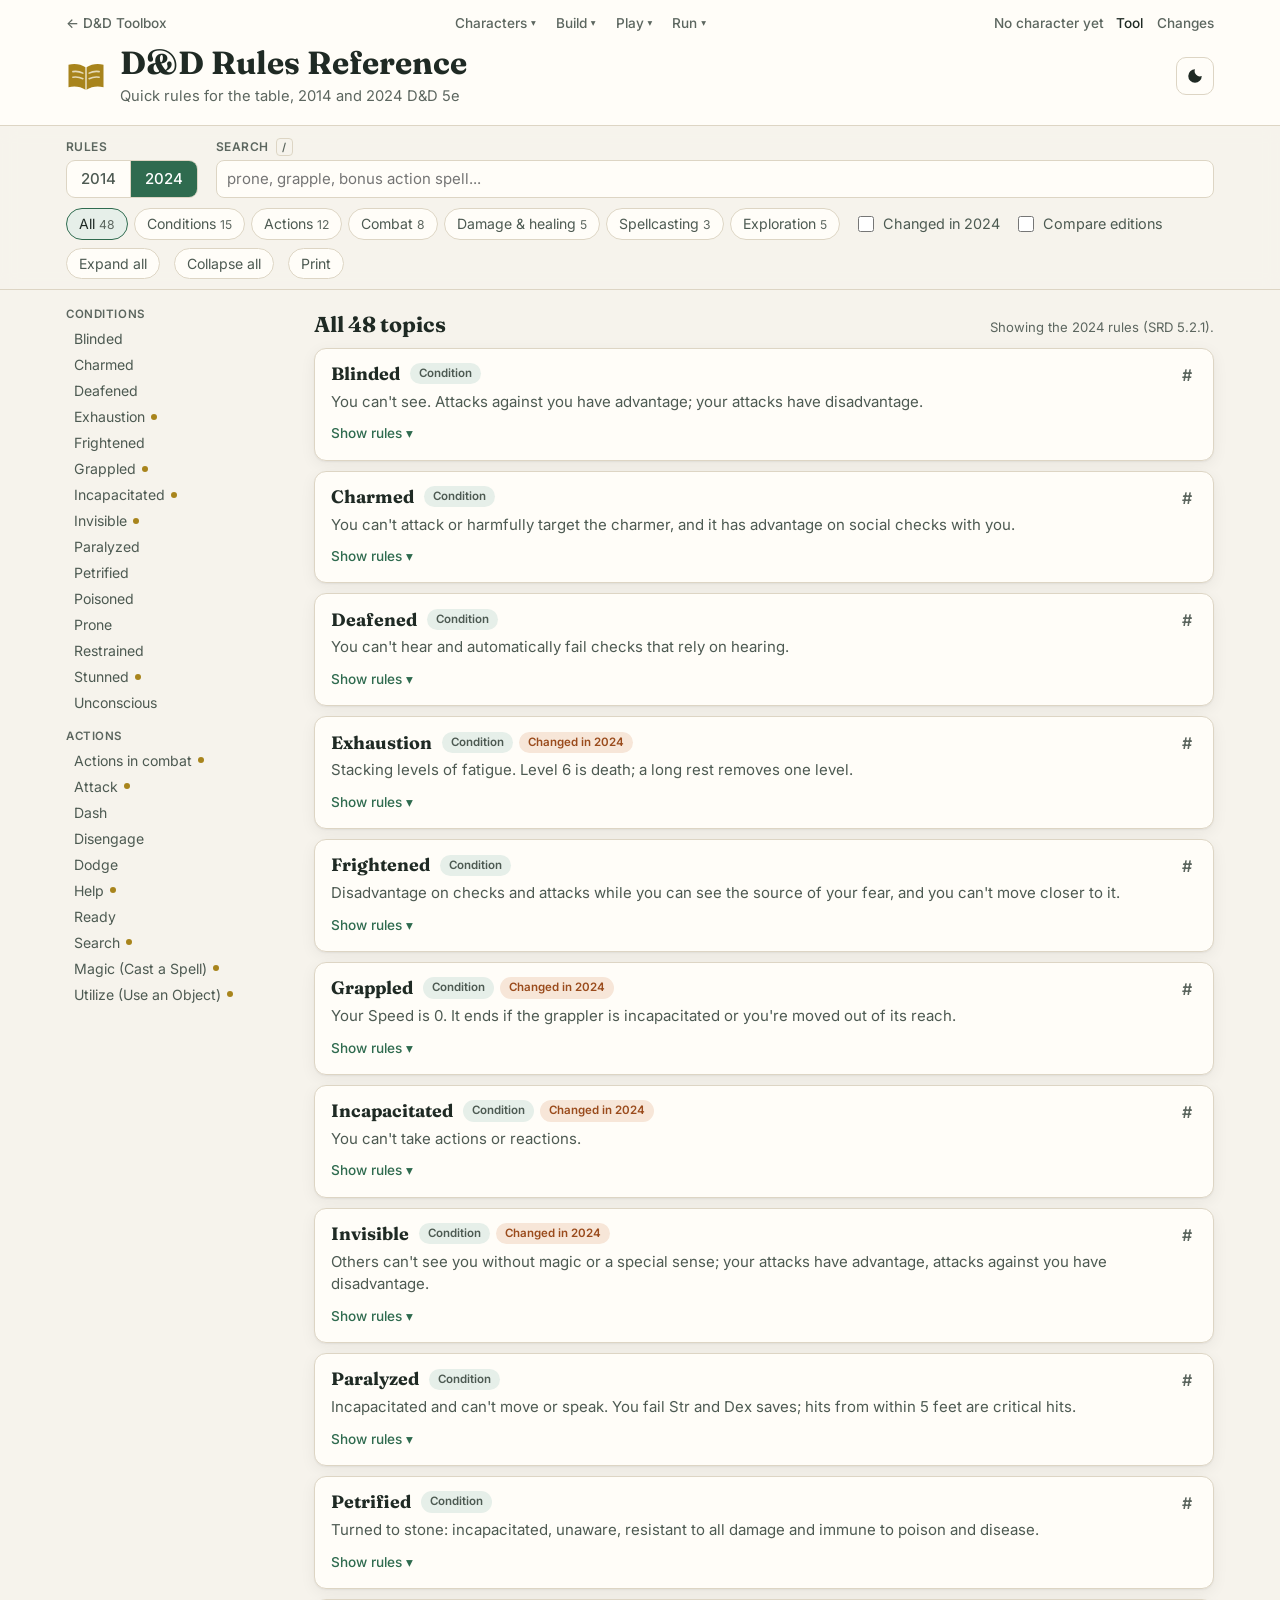
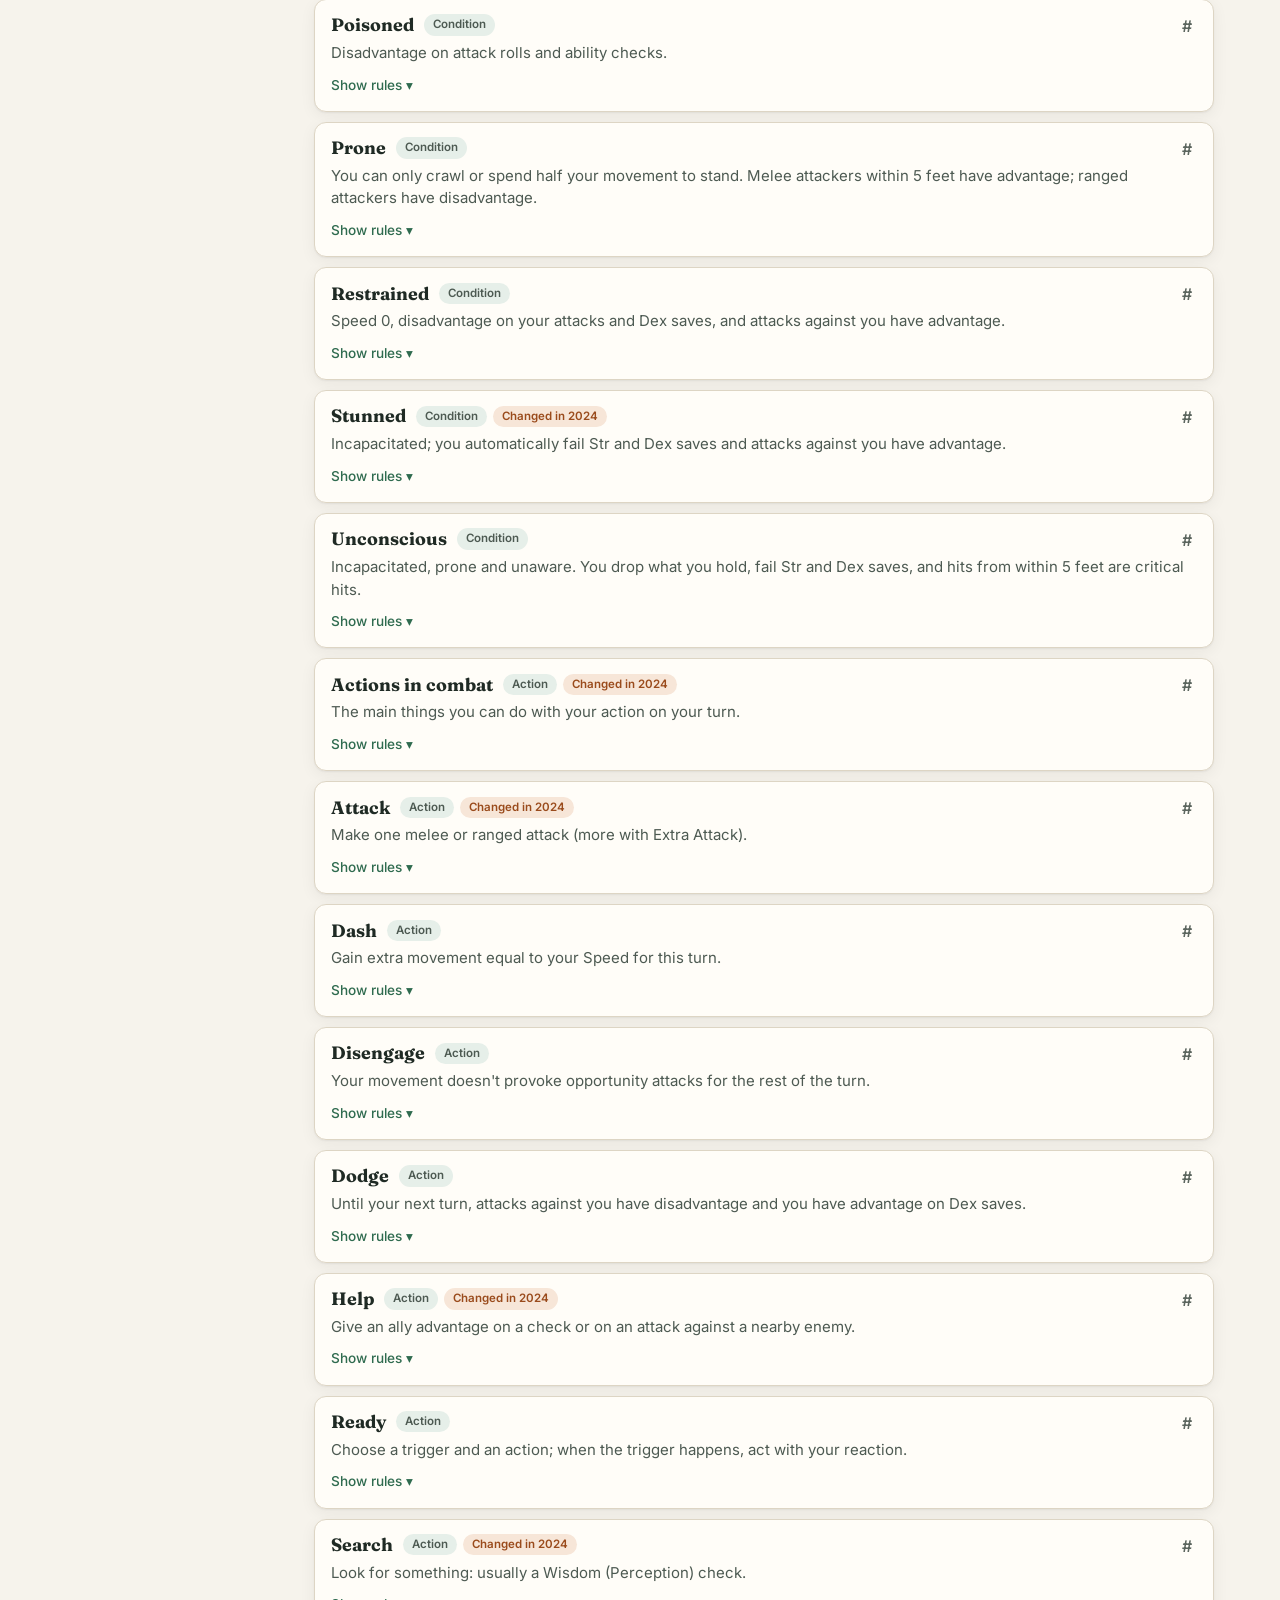
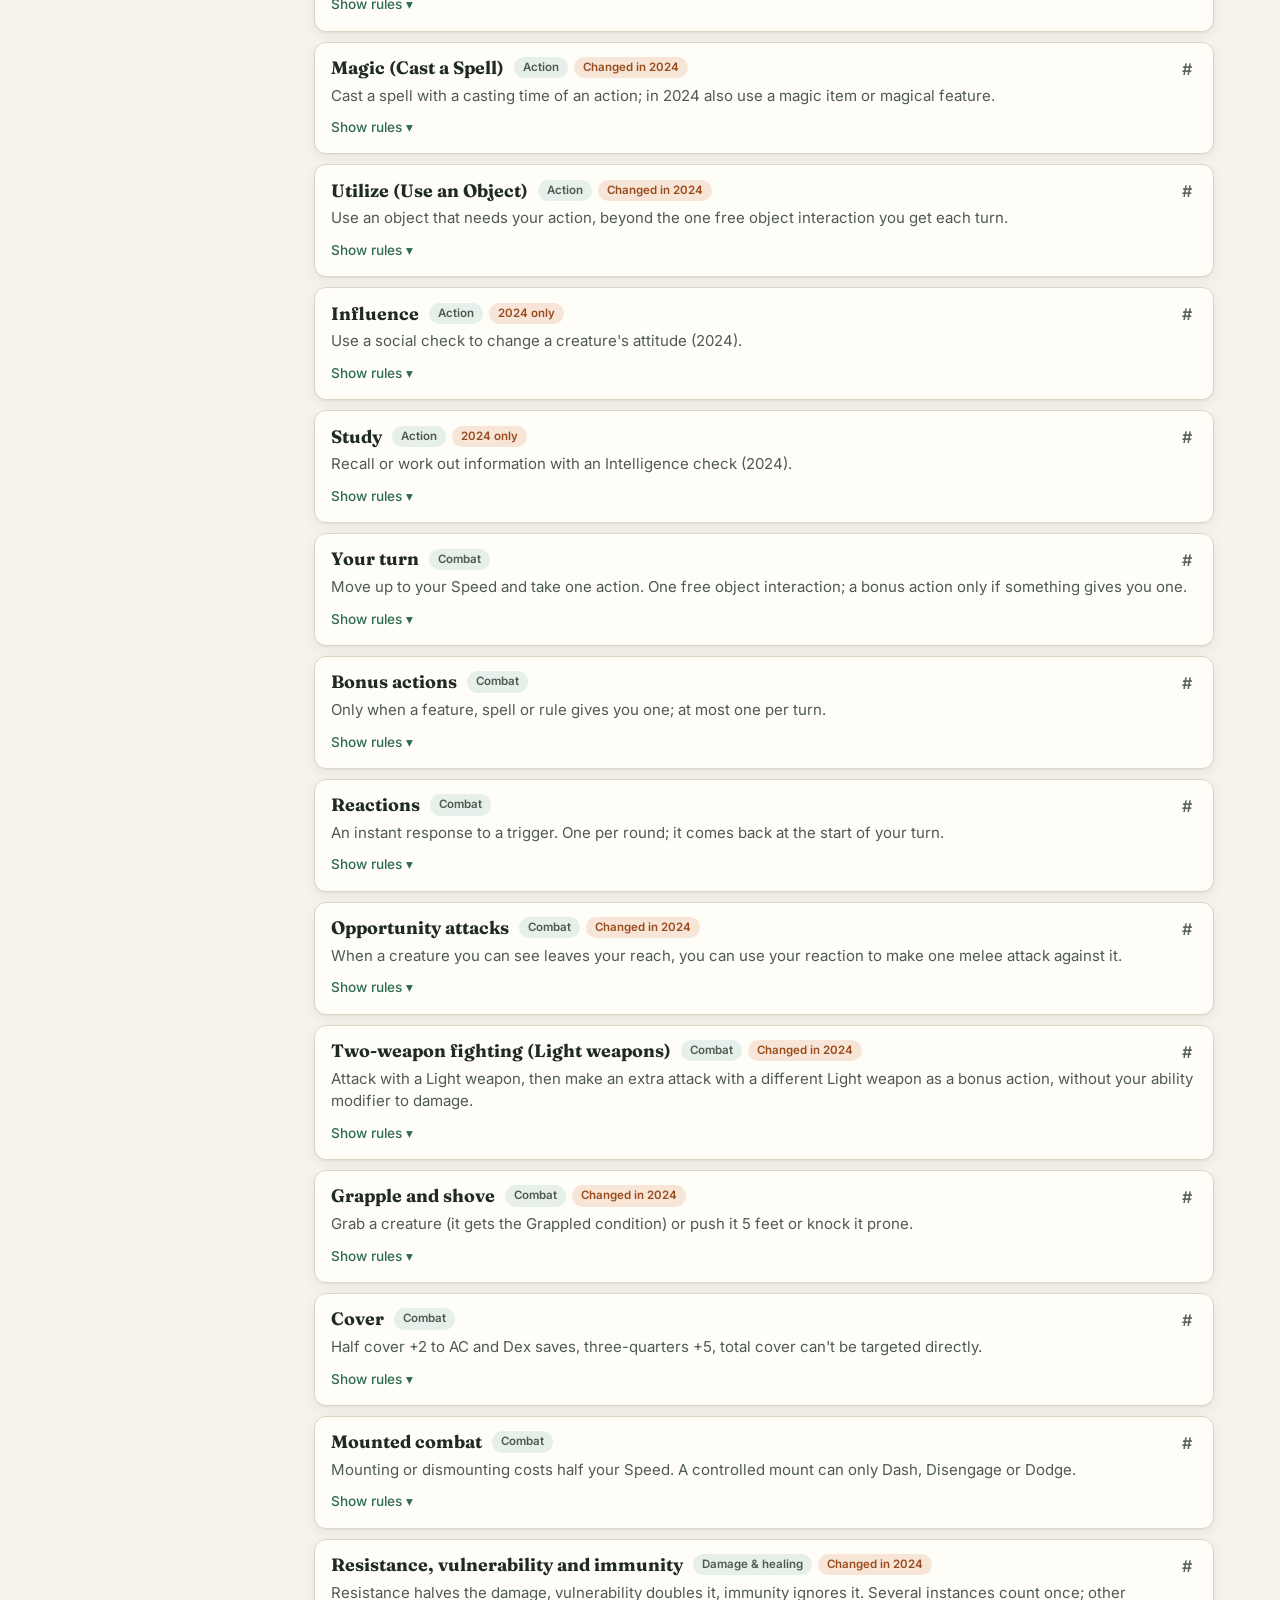
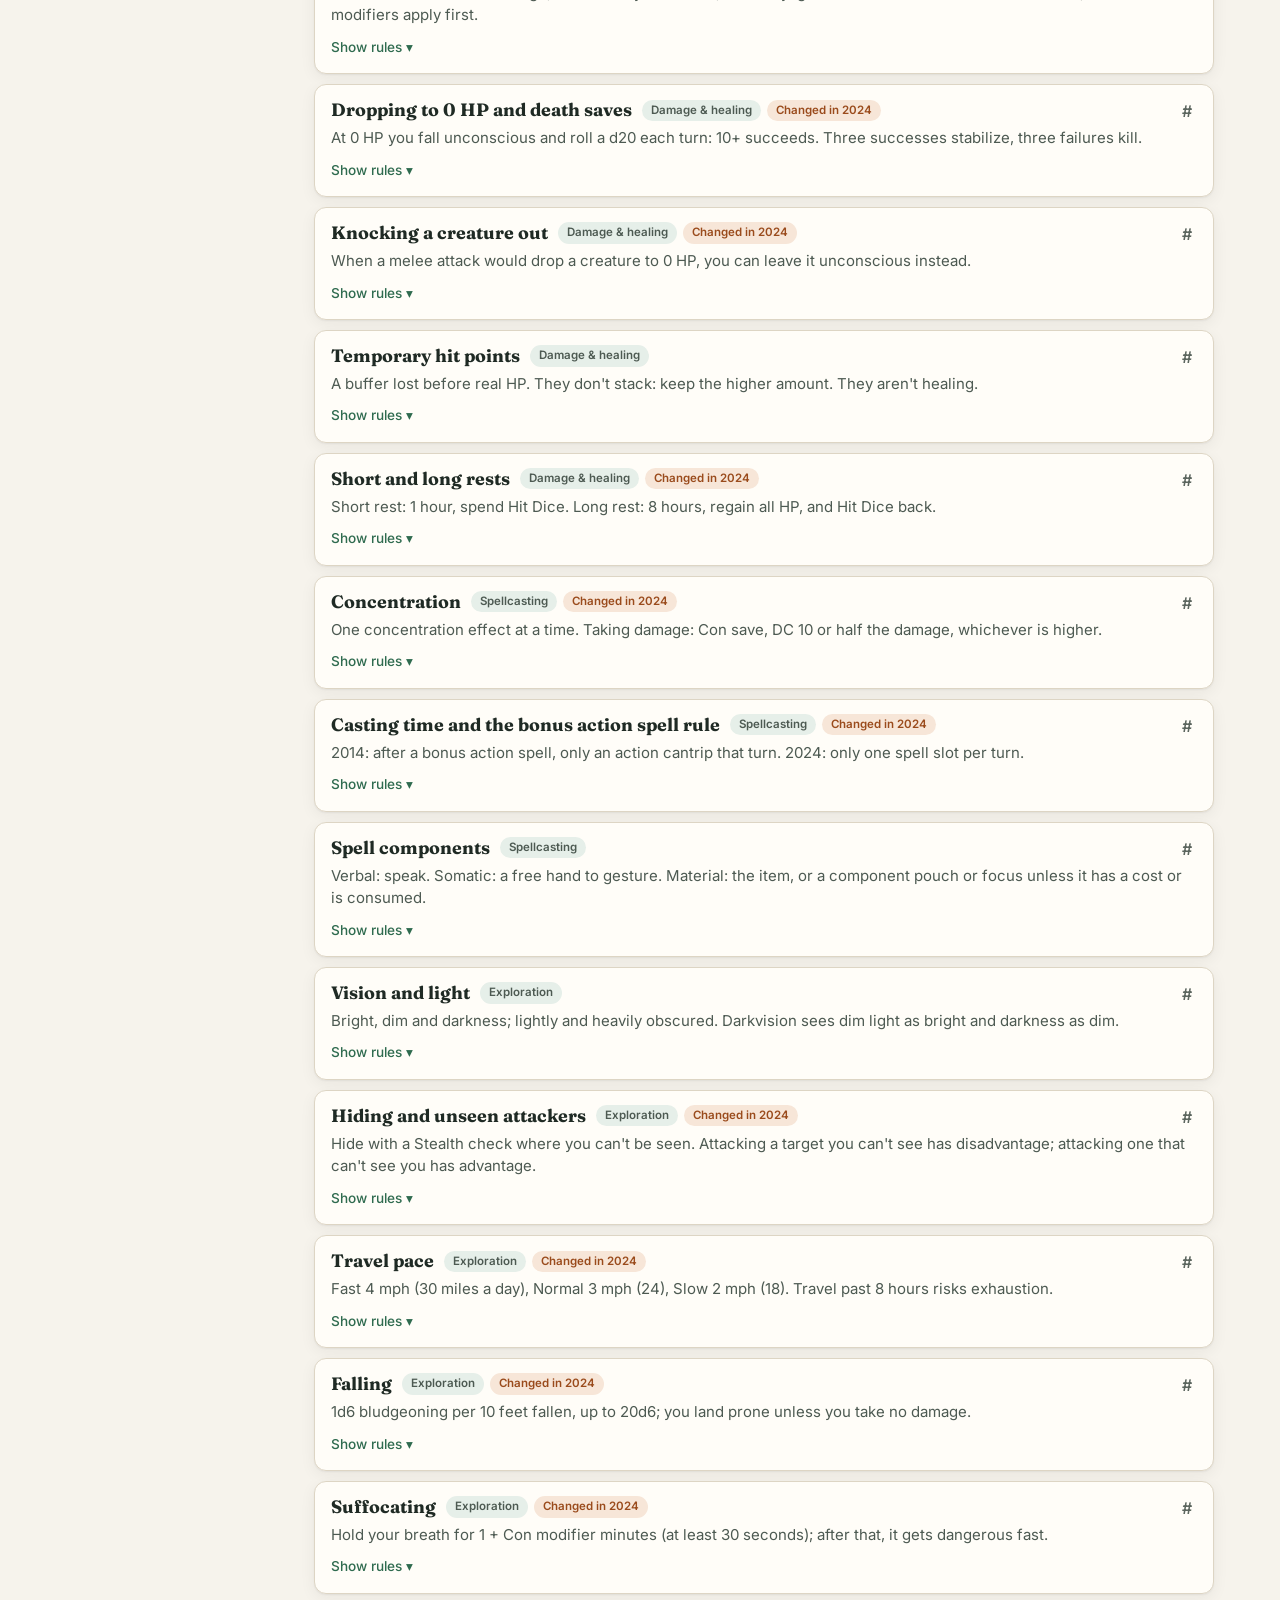
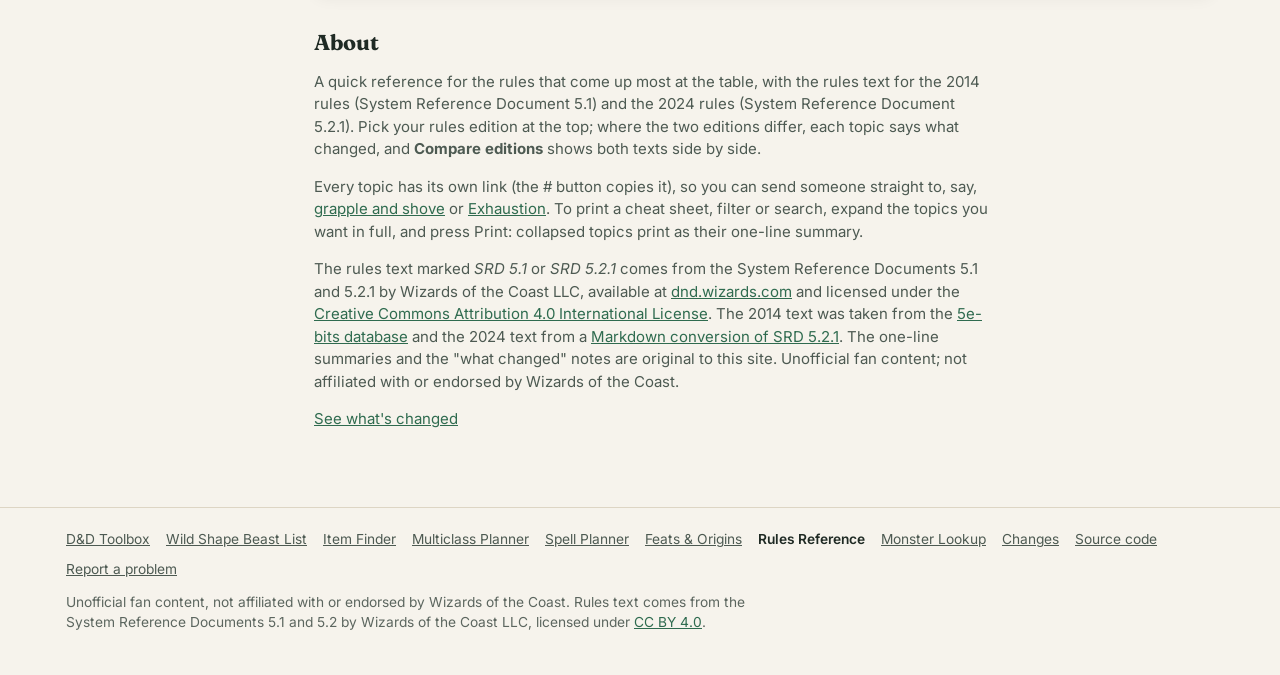
<file: site/index.html>
<!doctype html>
<html lang="en">
<head>
<meta charset="utf-8">
<meta name="viewport" content="width=device-width, initial-scale=1">
<title>D&amp;D Rules Reference</title>
<meta name="description" content="A fast, searchable D&amp;D 5e rules quick reference for the table: conditions, actions, grapple, cover, damage, death saves, resting, concentration and more, for 2014 and 2024 rules, with what changed between them.">
<meta name="theme-color" content="#f6f3ec" media="(prefers-color-scheme: light)">
<meta name="theme-color" content="#12171a" media="(prefers-color-scheme: dark)">
<link rel="canonical" href="https://wernercd.github.io/dnd-rules/">
<meta property="og:type" content="website">
<meta property="og:site_name" content="D&amp;D Toolbox">
<meta property="og:title" content="D&amp;D Rules Reference">
<meta property="og:description" content="A fast, searchable D&amp;D 5e rules quick reference for the table: conditions, actions, grapple, cover, damage, death saves, resting, concentration and more, for 2014 and 2024 rules, with what changed between them.">
<meta property="og:url" content="https://wernercd.github.io/dnd-rules/">
<meta property="og:image" content="https://wernercd.github.io/dnd-rules/og.png">
<meta property="og:image:width" content="1200">
<meta property="og:image:height" content="630">
<meta name="twitter:card" content="summary_large_image">
<link rel="manifest" href="manifest.webmanifest">
<link rel="icon" href="icons/favicon-32.png" sizes="32x32" type="image/png">
<link rel="apple-touch-icon" href="icons/apple-touch-icon.png">
<link rel="preconnect" href="https://fonts.googleapis.com">
<link rel="preconnect" href="https://fonts.gstatic.com" crossorigin>
<link href="https://fonts.googleapis.com/css2?family=Fraunces:opsz,wght@9..144,500;9..144,700&family=Inter:wght@400;500;600&display=swap" rel="stylesheet">
<script>try{var t=localStorage.getItem('dnd.theme');if(t==='dark'||t==='light')document.documentElement.dataset.theme=t;}catch(e){}</script>
<link rel="stylesheet" href="styles.css?v=dev">
</head>
<body>
<header class="site-header">
  <div class="wrap hub-bar">
    <a href="https://wernercd.github.io/dnd/">&larr; D&amp;D Toolbox</a>
    <span class="char-pick" id="charPick"></span>
    <nav class="hub-nav" aria-label="Site">
      <a href="./" aria-current="page">Tool</a>
      <a href="changes.html">Changes</a>
    </nav>
  </div>
  <div class="wrap header-inner">
    <div class="brand">
      <svg class="logo" viewBox="0 0 32 32" aria-hidden="true"><path d="M2 7c4.7-1.3 9.4-.7 14 2.2C20.6 6.3 25.3 5.7 30 7v18c-4.7-1.3-9.4-.7-14 2.2C11.4 24.3 6.7 23.7 2 25z"/><path d="M16 9.2v18M5.5 12.5c2.8-.4 5.6 0 8 1.2M5.5 17c2.8-.4 5.6 0 8 1.2M26.5 12.5c-2.8-.4-5.6 0-8 1.2M26.5 17c-2.8-.4-5.6 0-8 1.2" fill="none" stroke="var(--surface)" stroke-width="1.3" stroke-linecap="round" opacity=".7"/></svg>
      <div>
        <h1>D&amp;D Rules Reference</h1>
        <p class="tagline">Quick rules for the table, 2014 and 2024 D&amp;D 5e</p>
      </div>
    </div>
    <button id="themeBtn" class="icon-btn" type="button" aria-label="Toggle dark mode" title="Toggle dark mode">
      <svg viewBox="0 0 24 24" aria-hidden="true"><path d="M12 3a9 9 0 1 0 9 9 7 7 0 0 1-9-9z"/></svg>
    </button>
  </div>
</header>

<section class="controls" aria-label="Rules filters">
  <div class="wrap controls-grid">
    <div class="ctl">
      <span class="ctl-label">Rules</span>
      <div class="seg" role="radiogroup" aria-label="Rules edition">
        <button type="button" role="radio" data-ed="2014">2014</button>
        <button type="button" role="radio" data-ed="2024">2024</button>
      </div>
    </div>
    <div class="ctl ctl-search">
      <label class="ctl-label" for="q">Search <span class="kbd" aria-hidden="true">/</span></label>
      <input type="search" id="q" placeholder="prone, grapple, bonus action spell..." autocomplete="off">
    </div>
  </div>
  <div class="wrap filters">
    <div class="chips" id="cats" role="group" aria-label="Category"></div>
    <label class="tog" title="Only topics where the 2014 and 2024 rules differ"><input type="checkbox" id="onlyChg"> Changed in 2024</label>
    <label class="tog" title="Show the 2014 and 2024 text side by side"><input type="checkbox" id="compare"> Compare editions</label>
    <button type="button" class="chip" id="expandAll">Expand all</button>
    <button type="button" class="chip" id="collapseAll">Collapse all</button>
    <button type="button" class="chip" id="printBtn" title="Print the topics shown; expanded ones print with their full text">Print</button>
  </div>
</section>

<main class="wrap layout">
  <nav class="toc" id="toc" aria-label="Topics"></nav>
  <section class="results" aria-labelledby="count">
    <div class="results-head">
      <h2 id="count">Rules</h2>
      <p class="small muted" id="edNote"></p>
    </div>
    <div id="list" class="topics" data-reveal></div>
    <p id="empty" class="empty" hidden>Nothing matches. Try fewer words, or pick All.</p>

    <section class="about" id="about" data-reveal>
      <h2>About</h2>
      <p>A quick reference for the rules that come up most at the table, with the rules text for the 2014 rules (System Reference Document 5.1) and the 2024 rules (System Reference Document 5.2.1). Pick your rules edition at the top; where the two editions differ, each topic says what changed, and <b>Compare editions</b> shows both texts side by side.</p>
      <p>Every topic has its own link (the <span aria-hidden="true">#</span> button copies it), so you can send someone straight to, say, <a href="#grapple-shove">grapple and shove</a> or <a href="#exhaustion">Exhaustion</a>. To print a cheat sheet, filter or search, expand the topics you want in full, and press Print: collapsed topics print as their one-line summary.</p>
      <p>The rules text marked <em>SRD 5.1</em> or <em>SRD 5.2.1</em> comes from the System Reference Documents 5.1 and 5.2.1 by Wizards of the Coast LLC, available at <a href="https://dnd.wizards.com/resources/systems-reference-document" rel="noopener">dnd.wizards.com</a> and licensed under the <a href="https://creativecommons.org/licenses/by/4.0/legalcode" rel="noopener">Creative Commons Attribution 4.0 International License</a>. The 2014 text was taken from the <a href="https://github.com/5e-bits/5e-database" rel="noopener">5e-bits database</a> and the 2024 text from a <a href="https://github.com/downfallx/dnd-5e-srd-markdown" rel="noopener">Markdown conversion of SRD 5.2.1</a>. The one-line summaries and the "what changed" notes are original to this site. Unofficial fan content; not affiliated with or endorsed by Wizards of the Coast.</p>
      <p><a href="changes.html">See what's changed</a></p>
    </section>
  </section>
</main>

<footer class="site-footer">
  <div class="wrap">
    <ul class="foot-links">
      <li><a href="https://wernercd.github.io/dnd/">D&amp;D Toolbox</a></li>
      <li><a href="https://wernercd.github.io/dnd-druid-wildshapes/">Wild Shape Beast List</a></li>
      <li><a href="https://wernercd.github.io/dnd-items/">Item Finder</a></li>
      <li><a href="https://wernercd.github.io/dnd-multiclass-planner/">Multiclass Planner</a></li>
      <li><a href="https://wernercd.github.io/dnd-magic/">Spell Planner</a></li>
      <li><a href="https://wernercd.github.io/dnd-feats/">Feats &amp; Origins</a></li>
      <li><a href="https://wernercd.github.io/dnd-rules/" aria-current="page">Rules Reference</a></li>
      <li><a href="https://wernercd.github.io/dnd-monsters/">Monster Lookup</a></li>
      <li><a href="changes.html">Changes</a></li>
      <li><a href="https://github.com/WernerCD/dnd-rules" rel="noopener">Source code</a></li>
      <li><a href="https://github.com/WernerCD/dnd-rules/issues" rel="noopener">Report a problem</a></li>
    </ul>
    <p>Unofficial fan content, not affiliated with or endorsed by Wizards of the Coast. Rules text comes from the System Reference Documents 5.1 and 5.2 by Wizards of the Coast LLC, licensed under <a href="https://creativecommons.org/licenses/by/4.0/legalcode" rel="noopener">CC BY 4.0</a>.</p>
  </div>
</footer>

<script src="character.js?v=dev"></script>
<script src="rules.js?v=dev"></script>
<script src="app.js?v=dev"></script>
<script src="theme.js?v=dev"></script>
<script src="nav.js?v=dev"></script>
<script src="version.js?v=dev"></script>
<script src="offline.js?v=dev"></script>
<script src="dice.js?v=dev"></script>
<script src="links.js?v=dev"></script>
<script src="motion.js?v=dev" defer></script><script src="ui.js?v=dev" defer></script>
</body>
</html>
</file>
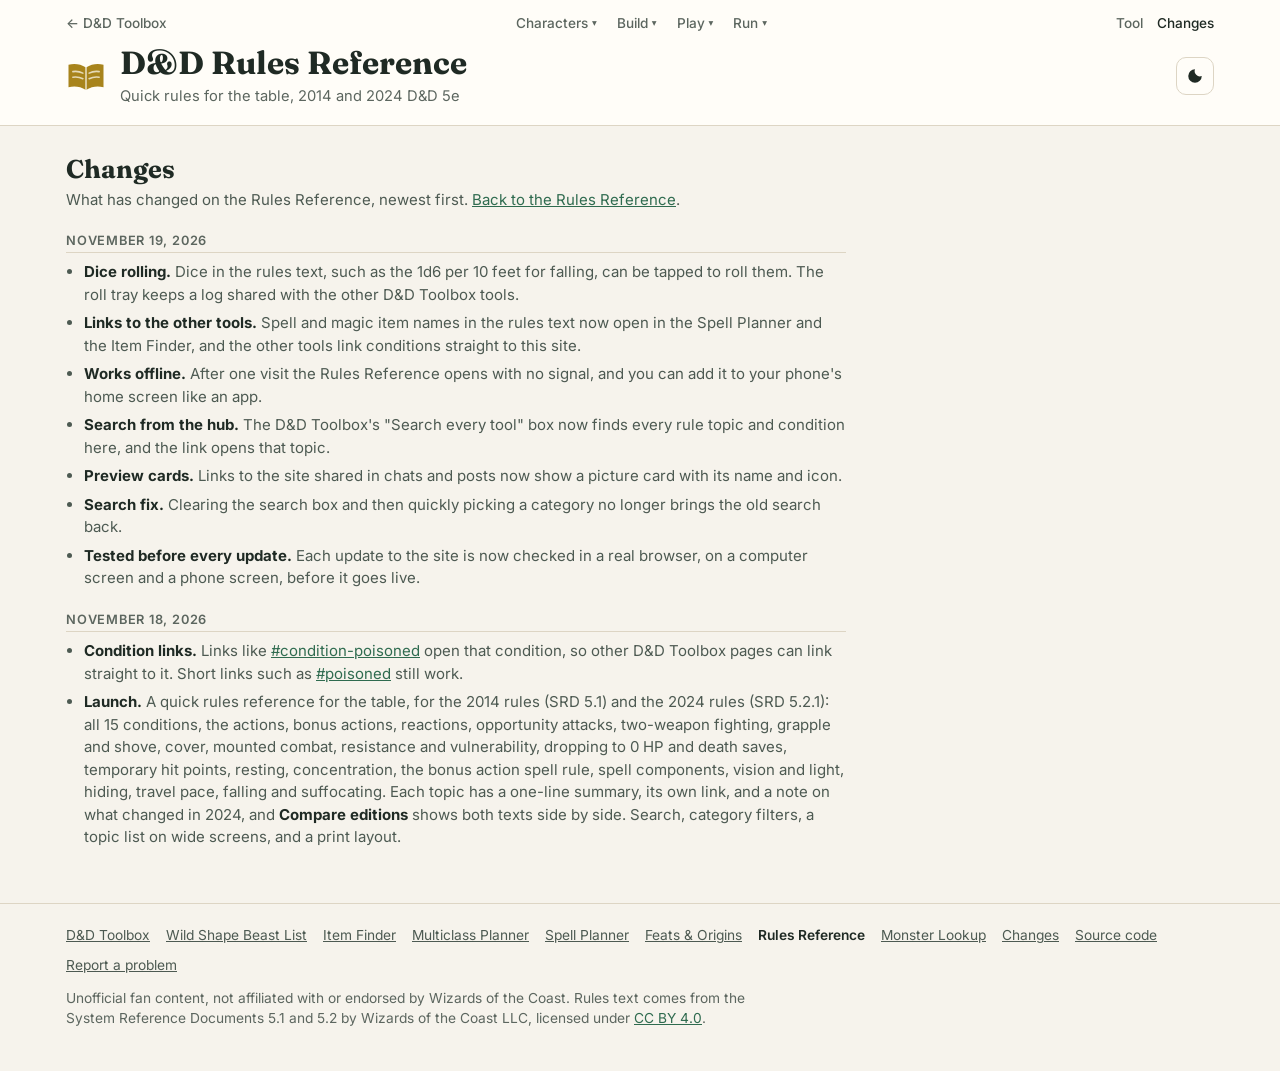
<file: site/changes.html>
<!doctype html>
<html lang="en">
<head>
<meta charset="utf-8">
<meta name="viewport" content="width=device-width, initial-scale=1">
<title>Changes &middot; D&amp;D Rules Reference</title>
<meta name="description" content="What has changed on the D&amp;D Rules Reference.">
<meta name="theme-color" content="#f6f3ec" media="(prefers-color-scheme: light)">
<meta name="theme-color" content="#12171a" media="(prefers-color-scheme: dark)">
<link rel="canonical" href="https://wernercd.github.io/dnd-rules/changes.html">
<meta property="og:type" content="website">
<meta property="og:site_name" content="D&amp;D Toolbox">
<meta property="og:title" content="Changes &middot; D&amp;D Rules Reference">
<meta property="og:description" content="What has changed on the D&amp;D Rules Reference.">
<meta property="og:url" content="https://wernercd.github.io/dnd-rules/changes.html">
<meta property="og:image" content="https://wernercd.github.io/dnd-rules/og.png">
<meta property="og:image:width" content="1200">
<meta property="og:image:height" content="630">
<meta name="twitter:card" content="summary_large_image">
<link rel="manifest" href="manifest.webmanifest">
<link rel="icon" href="icons/favicon-32.png" sizes="32x32" type="image/png">
<link rel="apple-touch-icon" href="icons/apple-touch-icon.png">
<link rel="preconnect" href="https://fonts.googleapis.com">
<link rel="preconnect" href="https://fonts.gstatic.com" crossorigin>
<link href="https://fonts.googleapis.com/css2?family=Fraunces:opsz,wght@9..144,500;9..144,700&family=Inter:wght@400;500;600&display=swap" rel="stylesheet">
<script>try{var t=localStorage.getItem('dnd.theme');if(t==='dark'||t==='light')document.documentElement.dataset.theme=t;}catch(e){}</script>
<link rel="stylesheet" href="styles.css?v=dev">
</head>
<body>
<header class="site-header">
  <div class="wrap hub-bar">
    <a href="https://wernercd.github.io/dnd/">&larr; D&amp;D Toolbox</a>
    <nav class="hub-nav" aria-label="Site">
      <a href="./">Tool</a>
      <a href="changes.html" aria-current="page">Changes</a>
    </nav>
  </div>
  <div class="wrap header-inner">
    <div class="brand">
      <svg class="logo" viewBox="0 0 32 32" aria-hidden="true"><path d="M2 7c4.7-1.3 9.4-.7 14 2.2C20.6 6.3 25.3 5.7 30 7v18c-4.7-1.3-9.4-.7-14 2.2C11.4 24.3 6.7 23.7 2 25z"/><path d="M16 9.2v18M5.5 12.5c2.8-.4 5.6 0 8 1.2M5.5 17c2.8-.4 5.6 0 8 1.2M26.5 12.5c-2.8-.4-5.6 0-8 1.2M26.5 17c-2.8-.4-5.6 0-8 1.2" fill="none" stroke="var(--surface)" stroke-width="1.3" stroke-linecap="round" opacity=".7"/></svg>
      <div>
        <h1><a href="./">D&amp;D Rules Reference</a></h1>
        <p class="tagline">Quick rules for the table, 2014 and 2024 D&amp;D 5e</p>
      </div>
    </div>
    <button id="themeBtn" class="icon-btn" type="button" aria-label="Toggle dark mode" title="Toggle dark mode">
      <svg viewBox="0 0 24 24" aria-hidden="true"><path d="M12 3a9 9 0 1 0 9 9 7 7 0 0 1-9-9z"/></svg>
    </button>
  </div>
</header>

<main class="wrap changes">
  <h2>Changes</h2>
  <p class="intro">What has changed on the Rules Reference, newest first. <a href="./">Back to the Rules Reference</a>.</p>
  <section class="change-day">
    <h3><time datetime="2026-11-19">November 19, 2026</time></h3>
    <ul>
      <li><b>Dice rolling.</b> Dice in the rules text, such as the 1d6 per 10 feet for falling, can be tapped to roll them. The roll tray keeps a log shared with the other D&amp;D Toolbox tools.</li>
      <li><b>Links to the other tools.</b> Spell and magic item names in the rules text now open in the Spell Planner and the Item Finder, and the other tools link conditions straight to this site.</li>
      <li><b>Works offline.</b> After one visit the Rules Reference opens with no signal, and you can add it to your phone's home screen like an app.</li>
      <li><b>Search from the hub.</b> The D&amp;D Toolbox's "Search every tool" box now finds every rule topic and condition here, and the link opens that topic.</li>
      <li><b>Preview cards.</b> Links to the site shared in chats and posts now show a picture card with its name and icon.</li>
      <li><b>Search fix.</b> Clearing the search box and then quickly picking a category no longer brings the old search back.</li>
      <li><b>Tested before every update.</b> Each update to the site is now checked in a real browser, on a computer screen and a phone screen, before it goes live.</li>
    </ul>
  </section>

  <section class="change-day">
    <h3><time datetime="2026-11-18">November 18, 2026</time></h3>
    <ul>
      <li><b>Condition links.</b> Links like <a href="./#condition-poisoned">#condition-poisoned</a> open that condition, so other D&amp;D Toolbox pages can link straight to it. Short links such as <a href="./#poisoned">#poisoned</a> still work.</li>
      <li><b>Launch.</b> A quick rules reference for the table, for the 2014 rules (SRD 5.1) and the 2024 rules (SRD 5.2.1): all 15 conditions, the actions, bonus actions, reactions, opportunity attacks, two-weapon fighting, grapple and shove, cover, mounted combat, resistance and vulnerability, dropping to 0 HP and death saves, temporary hit points, resting, concentration, the bonus action spell rule, spell components, vision and light, hiding, travel pace, falling and suffocating. Each topic has a one-line summary, its own link, and a note on what changed in 2024, and <b>Compare editions</b> shows both texts side by side. Search, category filters, a topic list on wide screens, and a print layout.</li>
    </ul>
  </section>
</main>

<footer class="site-footer">
  <div class="wrap">
    <ul class="foot-links">
      <li><a href="https://wernercd.github.io/dnd/">D&amp;D Toolbox</a></li>
      <li><a href="https://wernercd.github.io/dnd-druid-wildshapes/">Wild Shape Beast List</a></li>
      <li><a href="https://wernercd.github.io/dnd-items/">Item Finder</a></li>
      <li><a href="https://wernercd.github.io/dnd-multiclass-planner/">Multiclass Planner</a></li>
      <li><a href="https://wernercd.github.io/dnd-magic/">Spell Planner</a></li>
      <li><a href="https://wernercd.github.io/dnd-feats/">Feats &amp; Origins</a></li>
      <li><a href="https://wernercd.github.io/dnd-rules/" aria-current="page">Rules Reference</a></li>
      <li><a href="https://wernercd.github.io/dnd-monsters/">Monster Lookup</a></li>
      <li><a href="changes.html">Changes</a></li>
      <li><a href="https://github.com/WernerCD/dnd-rules" rel="noopener">Source code</a></li>
      <li><a href="https://github.com/WernerCD/dnd-rules/issues" rel="noopener">Report a problem</a></li>
    </ul>
    <p>Unofficial fan content, not affiliated with or endorsed by Wizards of the Coast. Rules text comes from the System Reference Documents 5.1 and 5.2 by Wizards of the Coast LLC, licensed under <a href="https://creativecommons.org/licenses/by/4.0/legalcode" rel="noopener">CC BY 4.0</a>.</p>
  </div>
</footer>
<script src="theme.js?v=dev"></script>
<script src="nav.js?v=dev"></script>
<script src="version.js?v=dev"></script>
<script src="offline.js?v=dev"></script>
<script src="dice.js?v=dev"></script>
<script src="links.js?v=dev"></script>
</body>
</html>
</file>
<file: site/styles.css>
:root {
  --bg: #f6f3ec;
  --surface: #fffdf8;
  --surface-2: #efeadf;
  --ink: #1f2a24;
  --ink-2: #4d5a52;
  --muted: #5c665f;
  --line: #ddd5c4;
  --accent: #2f6b4f;
  --accent-ink: #ffffff;
  --gold: #a8841c;
  --warn: #9a4b1c;
  --warn-bg: #f7e6d8;
  --chip: #e6efe9;
  --shadow: 0 1px 2px rgba(31, 42, 36, .06), 0 4px 16px rgba(31, 42, 36, .06);
  --radius: 12px;
  color-scheme: light;
}
@media (prefers-color-scheme: dark) {
  :root:not([data-theme="light"]) {
    --bg: #12171a;
    --surface: #1a2125;
    --surface-2: #222b30;
    --ink: #e8ece6;
    --ink-2: #b9c3bc;
    --muted: #8d9a93;
    --line: #2f3a3f;
    --accent: #6fbf95;
    --accent-ink: #0d1a13;
    --gold: #d9b84a;
    --warn: #f0a878;
    --warn-bg: #3a2a20;
    --chip: #233229;
    --shadow: 0 1px 2px rgba(0, 0, 0, .3), 0 4px 16px rgba(0, 0, 0, .25);
    color-scheme: dark;
  }
}
:root[data-theme="dark"] {
  --bg: #12171a;
  --surface: #1a2125;
  --surface-2: #222b30;
  --ink: #e8ece6;
  --ink-2: #b9c3bc;
  --muted: #8d9a93;
  --line: #2f3a3f;
  --accent: #6fbf95;
  --accent-ink: #0d1a13;
  --gold: #d9b84a;
  --warn: #f0a878;
  --warn-bg: #3a2a20;
  --chip: #233229;
  --shadow: 0 1px 2px rgba(0, 0, 0, .3), 0 4px 16px rgba(0, 0, 0, .25);
  color-scheme: dark;
}

* { box-sizing: border-box; }
[hidden] { display: none !important; }
html { -webkit-text-size-adjust: 100%; }
body {
  margin: 0;
  background: var(--bg);
  color: var(--ink);
  font: 15px/1.5 Inter, system-ui, -apple-system, "Segoe UI", sans-serif;
}
a { color: var(--accent); }
h1, h2, h3 { font-family: Fraunces, Georgia, serif; font-weight: 700; line-height: 1.2; margin: 0; }
h2 { font-size: 1.35rem; }
.wrap { max-width: 1180px; margin: 0 auto; padding: 0 16px; }
.muted { color: var(--muted); }

/* header */
.icon-btn { background: none; border: 1px solid var(--line); color: var(--ink); width: 38px; height: 38px; border-radius: 10px; display: grid; place-items: center; cursor: pointer; flex: none; }
.icon-btn svg { width: 18px; height: 18px; fill: none; stroke: currentColor; stroke-width: 2; stroke-linecap: round; }
#themeBtn svg { fill: currentColor; stroke: none; }
.icon-btn:hover { background: var(--surface-2); }

/* controls */
.controls { position: sticky; top: 0; z-index: 5; background: color-mix(in srgb, var(--bg) 92%, transparent); backdrop-filter: blur(8px); border-bottom: 1px solid var(--line); padding: 12px 0 10px; }
.controls-grid { display: flex; flex-wrap: wrap; gap: 12px 18px; align-items: flex-end; }
.ctl { display: flex; flex-direction: column; gap: 4px; }
.ctl-label { font-size: .75rem; font-weight: 600; letter-spacing: .04em; text-transform: uppercase; color: var(--muted); }
.ctl-label output { color: var(--ink); font-size: .95rem; text-transform: none; letter-spacing: 0; margin-left: 4px; }
.ctl-level { min-width: 180px; flex: 1 1 180px; max-width: 280px; }
.ctl-level input { width: 100%; accent-color: var(--accent); }
.ctl-wis input { width: 70px; }
.ctl-search { flex: 2 1 200px; }
input[type=search], input[type=number], select {
  font: inherit; color: var(--ink); background: var(--surface); border: 1px solid var(--line); border-radius: 8px; padding: 7px 10px; min-height: 36px;
}
input:focus-visible, select:focus-visible, button:focus-visible { outline: 2px solid var(--accent); outline-offset: 2px; }
.seg { display: inline-flex; border: 1px solid var(--line); border-radius: 9px; overflow: hidden; background: var(--surface); }
.seg button { font: inherit; font-weight: 500; border: 0; background: none; color: var(--ink-2); padding: 7px 14px; cursor: pointer; min-height: 36px; }
.seg button + button { border-left: 1px solid var(--line); }
.seg button[aria-checked="true"] { background: var(--accent); color: var(--accent-ink); }
.filters { display: flex; flex-wrap: wrap; align-items: center; gap: 8px 14px; margin-top: 10px; }
.chips { display: flex; gap: 6px; flex-wrap: wrap; }
.chip { font: inherit; font-size: .88rem; border: 1px solid var(--line); background: var(--surface); color: var(--ink-2); border-radius: 999px; padding: 4px 12px; cursor: pointer; }
.chip[aria-pressed="true"] { background: var(--chip); border-color: var(--accent); color: var(--ink); }
.tog { display: inline-flex; align-items: center; gap: 6px; font-size: .9rem; color: var(--ink-2); cursor: pointer; }
.tog input { accent-color: var(--accent); width: 16px; height: 16px; }

/* ---------- rules reference ---------- */
.kbd { font: 600 .68rem/1 Inter, system-ui, sans-serif; border: 1px solid var(--line); border-radius: 4px; padding: 1px 5px; margin-left: 4px; color: var(--muted); text-transform: none; }
.ctl-search input { width: 100%; }
.chip { min-height: 30px; }
.chip .n { color: var(--muted); font-size: .76rem; }
.chip.zero { opacity: .5; }
.small { font-size: .82rem; }
.empty { color: var(--muted); padding: 24px 0; }
.btn { font: inherit; font-size: .86rem; border: 1px solid var(--line); background: var(--surface-2); color: var(--ink); border-radius: 8px; padding: 6px 12px; cursor: pointer; min-height: 32px; }

.layout { display: grid; grid-template-columns: 220px minmax(0, 1fr); gap: 28px; align-items: start; }
.toc { position: sticky; top: calc(var(--ctl-h, 0px) + 4px); max-height: calc(100vh - var(--ctl-h, 0px) - 12px); overflow-y: auto; padding: 18px 4px 18px 0; font-size: .88rem; }
.toc h3 { font-family: Inter, system-ui, sans-serif; font-size: .72rem; font-weight: 600; letter-spacing: .05em; text-transform: uppercase; color: var(--muted); margin: 14px 0 4px; }
.toc h3:first-child { margin-top: 0; }
.toc ul { list-style: none; margin: 0; padding: 0; }
.toc a { display: flex; align-items: center; gap: 6px; min-height: 26px; padding: 2px 8px; border-radius: 6px; color: var(--ink-2); text-decoration: none; }
.toc a:hover, .toc a:focus-visible { background: var(--surface-2); color: var(--ink); }
.toc .dot { width: 6px; height: 6px; border-radius: 50%; background: var(--gold); flex: none; }
@media (max-width: 900px) { .layout { display: block; } .toc { display: none; } }

.results-head { display: flex; justify-content: space-between; align-items: baseline; gap: 4px 12px; margin: 22px 0 10px; flex-wrap: wrap; }
.results-head p { margin: 0; }
.topics { display: flex; flex-direction: column; gap: 10px; }
.topic { background: var(--surface); border: 1px solid var(--line); border-radius: var(--radius); box-shadow: var(--shadow); padding: 12px 16px 12px; scroll-margin-top: calc(var(--ctl-h, 0px) + 12px); transition: border-color .15s ease; }
@media (max-width: 640px) { .topic { padding: 12px 14px; } }
.topic.open { border-color: color-mix(in srgb, var(--accent) 45%, var(--line)); }
.topic.flash { border-color: var(--gold); box-shadow: 0 0 0 3px color-mix(in srgb, var(--gold) 30%, transparent), var(--shadow); }
.t-head { display: flex; align-items: flex-start; gap: 6px 10px; flex-wrap: wrap; cursor: pointer; padding-right: 36px; position: relative; }
.t-title { font-size: 1.12rem; flex: 0 1 auto; }
.t-title a { color: inherit; text-decoration: none; display: inline-flex; align-items: center; min-height: 26px; }
.t-title a:hover { color: var(--accent); }
.t-tags { display: flex; flex-wrap: wrap; gap: 6px; align-items: center; min-height: 26px; }
.tag { font-size: .72rem; font-weight: 600; border-radius: 999px; padding: 2px 9px; background: var(--chip); color: var(--ink-2); white-space: nowrap; }
.tag-chg { background: var(--warn-bg); color: var(--warn); }
.t-copy { position: absolute; top: -2px; right: -6px; font: 600 1rem/1 Inter, system-ui, sans-serif; width: 32px; height: 32px; border-radius: 8px; border: 1px solid transparent; background: none; color: var(--muted); cursor: pointer; }
.t-copy:hover, .t-copy:focus-visible { border-color: var(--line); color: var(--accent); }
.t-sum { margin: 4px 0 6px; color: var(--ink-2); }
.t-snip { margin: 0 0 6px; font-size: .86rem; color: var(--muted); }
mark { background: color-mix(in srgb, var(--gold) 35%, transparent); color: inherit; border-radius: 3px; padding: 0 1px; }
.t-tog { font: inherit; font-size: .85rem; font-weight: 500; background: none; border: 0; padding: 4px 0; min-height: 28px; color: var(--accent); cursor: pointer; }
.t-tog::after { content: " \25BE"; }
.t-tog[aria-expanded="true"]::after { content: " \25B4"; }
.t-body { border-top: 1px solid var(--line); margin-top: 6px; padding-top: 10px; }
.chg { background: var(--warn-bg); border-radius: 9px; padding: 9px 12px; margin: 0 0 12px; font-size: .93rem; }
.chg b:first-child { color: var(--warn); }
.srd { max-width: 75ch; }
.srd p { margin: 6px 0; }
.srd ul, .srd ol { margin: 6px 0; padding-left: 22px; }
.srd li { margin: 3px 0; }
.srd h4, .srd h5 { font-family: Fraunces, Georgia, serif; margin: 14px 0 4px; }
.srd h4 { font-size: 1rem; color: var(--gold); border-bottom: 1px solid var(--line); padding-bottom: 2px; }
.srd h5 { font-size: .95rem; }
.srd h4:first-child, .srd h5:first-child { margin-top: 2px; }
.srd .side { background: var(--surface-2); border-left: 3px solid var(--gold); border-radius: 0 8px 8px 0; padding: 4px 12px; margin: 10px 0; }
.tbl { overflow-x: auto; margin: 8px 0; }
.tbl table { border-collapse: collapse; font-size: .88rem; }
.tbl th, .tbl td { text-align: left; padding: 4px 12px 4px 0; border-bottom: 1px solid var(--line); vertical-align: top; }
.tbl th { font-weight: 600; }
a.xref { text-decoration: underline; text-decoration-style: dotted; text-underline-offset: 2px; }
.src { font-size: .78rem; color: var(--muted); margin: 8px 0 0; }
.rel { font-size: .88rem; color: var(--ink-2); margin: 10px 0 0; }
.rel a { display: inline-block; min-height: 24px; line-height: 24px; }
.ed-none { color: var(--ink-2); font-style: italic; }
.ed-none .btn { font-style: normal; }
.cmp { display: grid; grid-template-columns: 1fr 1fr; gap: 18px; }
.cmp > section { min-width: 0; }
.cmp .ed-h { font-family: Inter, system-ui, sans-serif; font-size: .75rem; font-weight: 600; letter-spacing: .05em; text-transform: uppercase; color: var(--muted); margin: 0 0 4px; }
@media (max-width: 760px) { .cmp { grid-template-columns: 1fr; } .cmp > section + section { border-top: 1px dashed var(--line); padding-top: 10px; } }
.about { margin: 36px 0; }
.about p { max-width: 75ch; color: var(--ink-2); }
@media (max-width: 640px) {
  .controls { position: relative; z-index: 6; }
  #cats { flex-wrap: nowrap; overflow-x: auto; width: 100%; padding-bottom: 2px; scrollbar-width: thin; }
  #cats .chip { flex: none; }
  .kbd { display: none; }
}
/* print: the topics shown, expanded ones with their text; no controls */
@media print {
  .controls, .toc, .about, #empty, .t-copy, .t-tog { display: none !important; }
  .layout { display: block; }
  .topic { box-shadow: none; border: 0; border-bottom: 1px solid #bbb; border-radius: 0; padding: 6px 0; break-inside: avoid; }
  .t-head { padding-right: 0; }
  .t-snip { display: none; }
  .tag { background: none !important; border: 1px solid #999; color: #000 !important; }
  .chg { background: none; border: 1px solid #999; }
  .srd .side { background: none; }
  .srd h4 { color: #000; }
  .topic:not(.open) .t-sum { margin-bottom: 0; }
  .topic.open { break-inside: auto; }
}

/* === dnd-shared v1.11 (canonical copy: WernerCD/dnd shared/dnd-shared.css) === */
/* Paste this block unchanged at the END of each site's styles.css. Do not edit it per site;
   change it in the hub repo and re-copy it to every site. It relies on the shared tokens
   (--bg, --surface, --surface-2, --ink, --ink-2, --muted, --line, --accent, --gold, --radius). */
.site-header { background: var(--surface); border-bottom: 1px solid var(--line); }
.hub-bar { display: flex; align-items: center; justify-content: space-between; gap: 12px; padding-top: 10px; font-size: .85rem; }
.hub-bar a { color: var(--muted); font-weight: 500; text-decoration: none; border-radius: 6px; display: inline-flex; align-items: center; min-height: 24px; }
.hub-bar a:hover, .hub-bar a:focus-visible { color: var(--accent); text-decoration: underline; }
.hub-bar a[aria-current="page"] { color: var(--ink); }
.hub-nav { display: flex; gap: 14px; }
.char-pick { margin-left: auto; display: inline-flex; align-items: center; min-height: 24px; color: var(--muted); }
.char-pick label { display: inline-flex; align-items: center; gap: 6px; }
.char-pick select { font: inherit; font-size: .85rem; color: var(--ink); background: var(--surface-2); border: 1px solid var(--line); border-radius: 6px; padding: 2px 6px; min-height: 26px; max-width: 46vw; }
@media (max-width: 520px) { .char-pick .char-lbl { display: none; } }
.char-pick .char-share { font: inherit; font-size: .8rem; color: var(--ink-2); background: none; border: 1px solid var(--line); border-radius: 6px; padding: 2px 8px; min-height: 26px; margin-left: 6px; cursor: pointer; }
.char-pick .char-share:hover, .char-pick .char-share:focus-visible { color: var(--accent); border-color: var(--accent); }
.char-import { position: fixed; top: 12px; left: 0; right: 0; margin: 0 auto; z-index: 1000; width: min(520px, calc(100vw - 32px)); background: var(--surface); color: var(--ink); border: 1px solid var(--accent); border-radius: var(--radius); box-shadow: 0 6px 24px rgba(0, 0, 0, .25); padding: 12px 14px; font-size: .92rem; }
.char-import p { margin: 0 0 10px; }
.char-import .ci-acts { display: flex; flex-wrap: wrap; gap: 8px; }
.char-import button { font: inherit; font-size: .88rem; min-height: 32px; padding: 4px 12px; border-radius: 8px; border: 1px solid var(--line); background: var(--surface-2); color: var(--ink); cursor: pointer; }
.char-import .ci-yes { background: var(--accent); border-color: var(--accent); color: var(--accent-ink); }
.hub-bar + .header-inner { padding-top: 8px; }
.header-inner { display: flex; align-items: center; justify-content: space-between; gap: 12px; padding-top: 18px; padding-bottom: 18px; }
.brand { display: flex; align-items: center; gap: 14px; min-width: 0; }
.brand .logo { width: 40px; height: 40px; fill: var(--gold); flex: none; }
.brand h1 { font-size: clamp(1.4rem, 3.5vw, 2rem); }
.brand h1 a { color: inherit; text-decoration: none; }
.tagline { margin: 2px 0 0; color: var(--muted); font-size: .92rem; }

.site-footer { border-top: 1px solid var(--line); margin-top: 40px; padding: 20px 0 36px; color: var(--muted); font-size: .86rem; }
.site-footer .foot-links { display: flex; flex-wrap: wrap; gap: 6px 16px; margin: 0 0 10px; padding: 0; list-style: none; }
.site-footer .foot-links a { color: var(--ink-2); display: inline-flex; align-items: center; min-height: 24px; }
.site-footer .foot-links a[aria-current="page"] { color: var(--ink); font-weight: 600; text-decoration: none; }
.site-footer p { margin: 6px 0; max-width: 80ch; }

.changes { padding-bottom: 8px; }
.changes > * { max-width: 780px; }
.changes h2 { font-size: 1.6rem; margin: 28px 0 4px; }
.changes .intro { color: var(--ink-2); margin: 0 0 8px; }
.change-day { margin: 22px 0 0; }
.change-day h3 { font-family: Inter, system-ui, sans-serif; font-size: .8rem; font-weight: 600; letter-spacing: .06em; text-transform: uppercase; color: var(--muted); border-bottom: 1px solid var(--line); padding-bottom: 4px; margin: 0 0 8px; }
.change-day ul { margin: 0; padding-left: 18px; }
.change-day li { margin: 6px 0; color: var(--ink-2); line-height: 1.5; }
.change-day li b { color: var(--ink); }
@media (max-width: 480px) { .hub-nav { gap: 10px; } .tagline { font-size: .85rem; } }
/* motion (ui.js) and charts (chart.js), v1.8 */
.ui-anim [data-reveal] > :not(.ui-in) { opacity: 0; }
[data-spot] { position: relative; isolation: isolate; }
[data-spot]::before { content: ""; position: absolute; inset: 0; border-radius: inherit; pointer-events: none; z-index: -1; opacity: 0; transition: opacity .25s ease;
  background: radial-gradient(240px circle at var(--mx, 50%) var(--my, 50%), color-mix(in srgb, var(--accent) 16%, transparent), transparent 70%); }
[data-spot]:hover::before { opacity: 1; }
.plot { --p1: #25875a; --p2: #6a5acd; --p3: #b07d10; --p-fill: 22%; }
@media (prefers-color-scheme: dark) { :root:not([data-theme="light"]) .plot { --p1: #3fa673; --p2: #9483e6; --p3: #b08822; --p-fill: 30%; } }
:root[data-theme="dark"] .plot { --p1: #3fa673; --p2: #9483e6; --p3: #b08822; --p-fill: 30%; }
.plot-fig { margin: 0; }
.plot-box { position: relative; width: 100%; }
.plot-box svg { display: block; width: 100%; height: auto; overflow: visible; touch-action: pan-y; }
.plot-box svg:focus-visible { outline: 2px solid var(--accent); outline-offset: 4px; border-radius: 6px; }
.plot-grid line { stroke: var(--line); stroke-width: 1; }
.plot-grid line.plot-base { stroke: var(--muted); }
.plot-tick { fill: var(--muted); font-size: 11px; font-variant-numeric: tabular-nums; }
.plot-axis { fill: var(--ink-2); font-size: 12px; }
.plot-line { fill: none; stroke-width: 2; stroke-linejoin: round; stroke-linecap: round; }
.plot-line.s1, .plot-dot.s1, .plot-bar.s1, .sw.s1 { stroke: var(--p1); color: var(--p1); }
.plot-line.s2, .plot-dot.s2, .sw.s2 { stroke: var(--p2); color: var(--p2); }
.plot-line.s2 { stroke-dasharray: 6 4; }
.plot-line.s3, .plot-dot.s3, .sw.s3 { stroke: var(--p3); color: var(--p3); }
.plot-line.s3 { stroke-dasharray: 2 4; }
.plot-bar.s1 { fill: var(--p1); stroke: none; }
.plot-stop1 { stop-color: var(--p1); stop-opacity: var(--p-fill); }
.plot-stop2 { stop-color: var(--p1); stop-opacity: 0; }
.plot-dl { fill: var(--ink-2); font-size: 11px; font-weight: 600; }
.plot-cross { stroke: var(--muted); stroke-width: 1; stroke-dasharray: 3 3; }
.plot-dot { fill: currentColor; stroke: var(--surface) !important; stroke-width: 2; }
.plot-tip { position: absolute; z-index: 2; pointer-events: none; min-width: 120px; max-width: 240px; background: var(--surface); color: var(--ink); border: 1px solid var(--line); border-radius: 8px; box-shadow: 0 4px 16px rgba(0, 0, 0, .14); padding: 6px 10px; font-size: .8rem; display: flex; flex-direction: column; gap: 2px; }
.plot-tip span, .plot-legend span { display: inline-flex; align-items: center; gap: 6px; color: var(--ink-2); }
.sw { display: inline-block; width: 14px; height: 0; border-top: 2px solid currentColor; }
.sw.s2 { border-top-style: dashed; } .sw.s3 { border-top-style: dotted; }
.plot-legend { display: flex; flex-wrap: wrap; gap: 4px 16px; margin: 0 0 6px; font-size: .82rem; }
.plot-sr { position: absolute; width: 1px; height: 1px; overflow: hidden; clip: rect(0 0 0 0); white-space: nowrap; }
.plot-table { margin-top: 6px; font-size: .82rem; color: var(--ink-2); }
.plot-table summary { cursor: pointer; color: var(--accent); min-height: 24px; display: inline-flex; align-items: center; }
.plot-tw { overflow-x: auto; max-height: 320px; overflow-y: auto; }
.plot-table table { border-collapse: collapse; margin-top: 6px; font-variant-numeric: tabular-nums; }
.plot-table caption { text-align: left; color: var(--muted); padding-bottom: 4px; }
.plot-table th, .plot-table td { border-bottom: 1px solid var(--line); padding: 3px 10px 3px 0; text-align: right; }
.plot-table th[scope="row"], .plot-table thead th:first-child { text-align: left; }
.ui-anim .plot-new .plot-line, .ui-anim .plot-new .plot-area { animation: plot-wipe .9s cubic-bezier(.22, 1, .36, 1) both; }
.ui-anim .plot-new .plot-dl { animation: plot-fade .4s .7s ease both; }
.ui-anim .plot-new .plot-bar { transform-box: fill-box; transform-origin: 50% 100%; animation: plot-grow .55s cubic-bezier(.22, 1, .36, 1) both; }
@keyframes plot-wipe { from { clip-path: inset(0 100% 0 0); } to { clip-path: inset(0 0 0 0); } }
@keyframes plot-fade { from { opacity: 0; } }
@keyframes plot-grow { from { transform: scaleY(0); } }
@media (prefers-reduced-motion: reduce) { [data-spot]::before { transition: none; } }
/* top-bar tool menu (nav.js), v1.9 */
.tool-menu { flex: 1 1 auto; display: flex; justify-content: center; position: relative; min-width: 0; }
.hub-bar.has-menu .char-pick { margin-left: 0; }
.tool-menu ul { list-style: none; margin: 0; padding: 0; }
.tm-groups { display: flex; gap: 2px; }
.tm-g { position: relative; }
.tm-btn, .tm-all { font: inherit; font-size: .85rem; font-weight: 500; color: var(--muted); background: none; border: 0; border-radius: 6px; padding: 3px 9px; min-height: 26px; cursor: pointer; display: inline-flex; align-items: center; gap: 4px; }
.tm-btn span, .tm-all span { font-size: .7em; }
.tm-btn:hover, .tm-btn:focus-visible, .tm-btn[aria-expanded="true"], .tm-all:hover, .tm-all:focus-visible { color: var(--accent); background: var(--surface-2); }
.tm-g.tm-cur > .tm-btn { color: var(--ink); }
.tm-list { display: none; position: absolute; top: calc(100% + 4px); left: 50%; transform: translateX(-50%); z-index: 900; min-width: 190px; background: var(--surface); border: 1px solid var(--line); border-radius: 10px; box-shadow: 0 8px 24px rgba(0, 0, 0, .16); padding: 6px; }
.tm-btn[aria-expanded="true"] + .tm-list { display: block; }
.tm-list a { display: flex; align-items: center; min-height: 32px; padding: 4px 10px; border-radius: 6px; color: var(--ink-2); text-decoration: none; white-space: nowrap; font-size: .9rem; }
.tm-list a:hover, .tm-list a:focus-visible { background: var(--surface-2); color: var(--accent); }
.tm-list a[aria-current="page"] { color: var(--ink); font-weight: 600; }
.tm-all { display: none; }
@media (max-width: 720px) {
  .hub-bar.has-menu { position: relative; flex-wrap: wrap; row-gap: 6px; }
  .hub-bar.has-menu .tool-menu { position: static; flex: 0 0 auto; order: 1; }
  .hub-bar.has-menu .hub-nav { order: 2; margin-left: auto; }
  .hub-bar.has-menu .char-pick { order: 3; flex: 1 1 100%; white-space: nowrap; }
  .tm-all { display: inline-flex; }
  .tm-groups { display: none; position: absolute; top: 36px; left: 16px; right: 16px; z-index: 900; width: auto; max-width: 340px; flex-direction: column; gap: 6px; background: var(--surface); border: 1px solid var(--line); border-radius: 10px; box-shadow: 0 8px 24px rgba(0, 0, 0, .16); padding: 8px; }
  .tool-menu.open .tm-groups { display: flex; }
  .tm-btn { pointer-events: none; color: var(--muted); font-size: .75rem; letter-spacing: .05em; text-transform: uppercase; padding: 2px 10px; }
  .tm-btn span { display: none; }
  .tm-list, .tm-btn[aria-expanded="true"] + .tm-list { display: block; position: static; transform: none; box-shadow: none; border: 0; padding: 0; min-width: 0; }
}
/* stat blocks (statblock.js) */
.dsb { border-top: 3px solid var(--gold); border-bottom: 3px solid var(--gold); padding: 10px 0; line-height: 1.45; }
.dsb p { margin: 3px 0; }
.dsb-head { margin-bottom: 6px; }
.dsb-name { font-family: Fraunces, Georgia, serif; font-size: 1.35rem; margin: 0; }
.dsb-type { color: var(--muted); font-style: italic; margin: 0; }
.dsb-abil { display: grid; grid-template-columns: repeat(6, 1fr); text-align: center; gap: 4px; margin: 8px 0; padding: 8px 0; border-top: 1px solid var(--line); border-bottom: 1px solid var(--line); }
.dsb-abil div { background: var(--surface-2); border-radius: 6px; padding: 4px 0; font-size: .85rem; }
.dsb-abil b { display: block; font-size: .7rem; letter-spacing: .06em; color: var(--muted); }
.dsb-mod { color: var(--ink-2); }
.dsb-sv { display: block; font-size: .72rem; color: var(--muted); }
.dsb-sec { font-family: Fraunces, Georgia, serif; font-size: 1.05rem; font-weight: 600; color: var(--gold); border-bottom: 1px solid var(--line); margin: 12px 0 6px; padding-bottom: 2px; }
.dsb-blk { margin: 6px 0; }
.dsb-blk > b { font-style: italic; }
.dsb ul { margin: 4px 0; padding-left: 20px; }
.dsb ul li { margin: 2px 0; }
.dsb-src { font-size: .78rem; color: var(--muted); margin-top: 10px !important; }
.dsb.mini { font-size: .84rem; border-width: 2px; padding: 8px 0; }
.dsb.mini .dsb-abil div { font-size: .76rem; }
.dsb.mini .dsb-sec { font-size: .95rem; margin: 8px 0 4px; }
@media (max-width: 520px) { .dsb-abil { grid-template-columns: repeat(3, 1fr); } }
/* dice (dice.js) and cross-links (links.js), v1.11 */
.dd-roll { color: var(--accent); cursor: pointer; border-bottom: 1px dashed currentColor; border-radius: 3px; white-space: nowrap; }
.dd-roll:hover { background: color-mix(in srgb, var(--accent) 14%, transparent); }
.dd-roll:focus-visible { outline: 2px solid var(--accent); outline-offset: 1px; }
a.dlx { color: inherit; text-decoration: underline dotted; text-underline-offset: 3px; text-decoration-color: color-mix(in srgb, var(--accent) 70%, transparent); }
a.dlx:hover, a.dlx:focus-visible { color: var(--accent); text-decoration-style: solid; }
.dd-tray { position: fixed; right: 16px; bottom: 16px; z-index: 900; width: min(320px, calc(100vw - 32px)); max-height: calc(100vh - 32px); overflow: auto; background: var(--surface); color: var(--ink); border: 1px solid var(--line); border-top: 3px solid var(--gold); border-radius: 12px; box-shadow: 0 10px 30px rgba(0, 0, 0, .28); padding: 10px 14px 12px; font-size: .9rem; }
.dd-tray[hidden] { display: none; }
.dd-head { display: flex; justify-content: space-between; align-items: center; }
.dd-head b { font-family: Fraunces, Georgia, serif; font-size: 1rem; color: var(--gold); }
.dd-x { font: inherit; font-size: 1.3rem; line-height: 1; background: none; border: 0; color: var(--muted); cursor: pointer; min-width: 32px; min-height: 32px; border-radius: 6px; }
.dd-x:hover, .dd-x:focus-visible { color: var(--ink); background: var(--surface-2); }
.dd-last p { margin: 4px 0; }
.dd-lbl { color: var(--ink-2); font-weight: 600; }
.dd-res { display: flex; align-items: baseline; gap: 10px; }
.dd-total { font-family: Fraunces, Georgia, serif; font-size: 2.2rem; font-weight: 700; line-height: 1.1; color: var(--ink); }
.dd-expr, .dd-parts, .dd-sub, .dd-hint { color: var(--muted); }
.dd-nat { font-weight: 600; padding: 0 6px; border-radius: 6px; }
.dd-nat.hi { color: var(--accent-ink); background: var(--accent); }
.dd-nat.lo { color: var(--warn); background: var(--warn-bg); }
.dd-advdis { display: flex; flex-wrap: wrap; gap: 2px 14px; }
.dd-advdis b { color: var(--ink); }
.dd-free { display: flex; gap: 6px; margin: 8px 0 6px; }
.dd-free input { flex: 1; min-width: 0; font: inherit; color: var(--ink); background: var(--surface-2); border: 1px solid var(--line); border-radius: 8px; padding: 4px 8px; min-height: 32px; }
.dd-btn { font: inherit; font-size: .85rem; min-height: 32px; padding: 2px 10px; border-radius: 8px; border: 1px solid var(--line); background: var(--surface-2); color: var(--ink); cursor: pointer; }
.dd-btn:hover, .dd-btn:focus-visible { border-color: var(--accent); color: var(--accent); }
.dd-quick { display: flex; flex-wrap: wrap; gap: 4px; }
.dd-quick .dd-btn { padding: 2px 8px; }
.dd-link { font: inherit; background: none; border: 0; padding: 0; color: var(--accent); text-decoration: underline; cursor: pointer; min-height: 24px; }
.dd-more { margin-top: 8px; }
.dd-more summary { cursor: pointer; color: var(--ink-2); min-height: 24px; }
.dd-log { list-style: none; margin: 6px 0; padding: 0; max-height: 220px; overflow: auto; }
.dd-log li { padding: 3px 0; border-bottom: 1px solid var(--line); }
.dd-lv { display: inline-block; min-width: 2.2em; font-weight: 700; color: var(--ink); }
.dd-le, .dd-ad { color: var(--muted); font-size: .84rem; }
.dd-sr { position: absolute; width: 1px; height: 1px; overflow: hidden; clip: rect(0 0 0 0); white-space: nowrap; }
/* print: paper-friendly, no chrome. Sites add their own rules to hide tool controls. */
@media print {
  :root, :root:not([data-theme="light"]), :root[data-theme="dark"] { --bg: #fff; --surface: #fff; --surface-2: #f3f3f3; --ink: #000; --ink-2: #222; --muted: #555; --line: #bbb; --shadow: none; --accent: #2f6b4f; --accent-ink: #ffffff; --gold: #a8841c; --warn: #9a4b1c; --warn-bg: #f7e6d8; --chip: #e6efe9; color-scheme: light; }
  body { background: #fff; }
  .hub-bar, .tool-menu, .char-pick, .char-import, .plot-tip, .plot-table summary, #themeBtn, .site-footer .foot-links, button, dialog::backdrop, .dd-tray { display: none !important; }
  .dd-roll { color: inherit; border: 0; }
  .site-header { border-bottom: 1px solid #000; }
  a { color: inherit; text-decoration: none; }
  .card, .change-day li, .statblock, .dsb { break-inside: avoid; }
  .ui-anim [data-reveal] > * { opacity: 1 !important; }
  .plot-fig { break-inside: avoid; }
}
/* === end dnd-shared v1.11 === */
</file>
